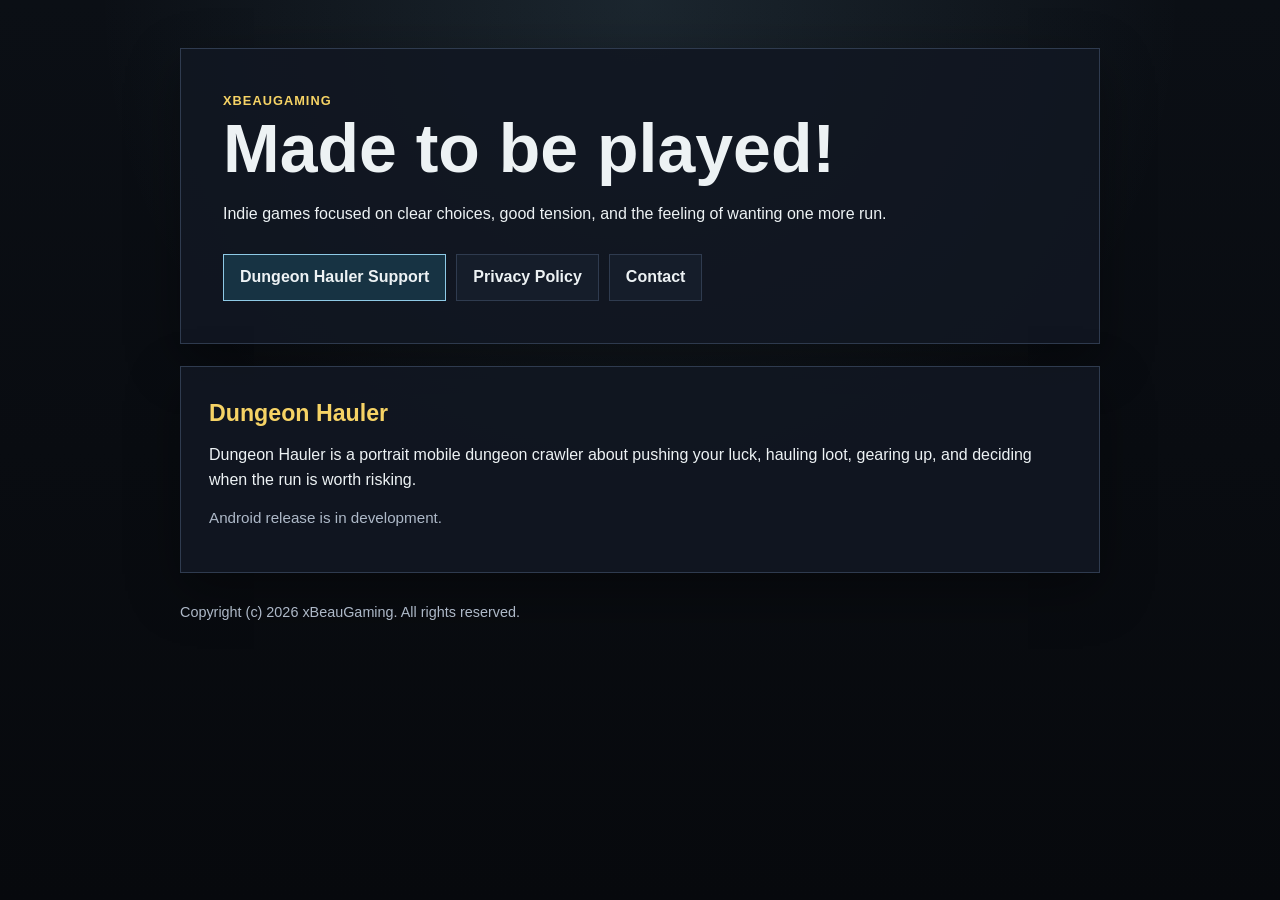
<file: index.html>
<!doctype html>
<html lang="en">
<head>
  <meta charset="utf-8">
  <meta name="viewport" content="width=device-width, initial-scale=1">
  <title>xBeauGaming</title>
  <meta name="description" content="xBeauGaming makes indie games built for one more run.">
  <link rel="stylesheet" href="style.css">
</head>
<body>
  <main class="shell">
    <section class="hero">
      <div class="eyebrow">xBeauGaming</div>
      <h1>Made to be played!</h1>
      <p>Indie games focused on clear choices, good tension, and the feeling of wanting one more run.</p>
      <nav class="nav" aria-label="Main links">
        <a class="button" href="dungeon-hauler-support.html">Dungeon Hauler Support</a>
        <a class="button secondary" href="privacy-policy.html">Privacy Policy</a>
        <a class="button secondary" href="mailto:xbeaugaming@gmail.com">Contact</a>
      </nav>
    </section>

    <section class="card">
      <h2>Dungeon Hauler</h2>
      <p>Dungeon Hauler is a portrait mobile dungeon crawler about pushing your luck, hauling loot, gearing up, and deciding when the run is worth risking.</p>
      <p class="meta">Android release is in development.</p>
    </section>

    <footer class="footer">
      Copyright (c) 2026 xBeauGaming. All rights reserved.
    </footer>
  </main>
</body>
</html>
</file>
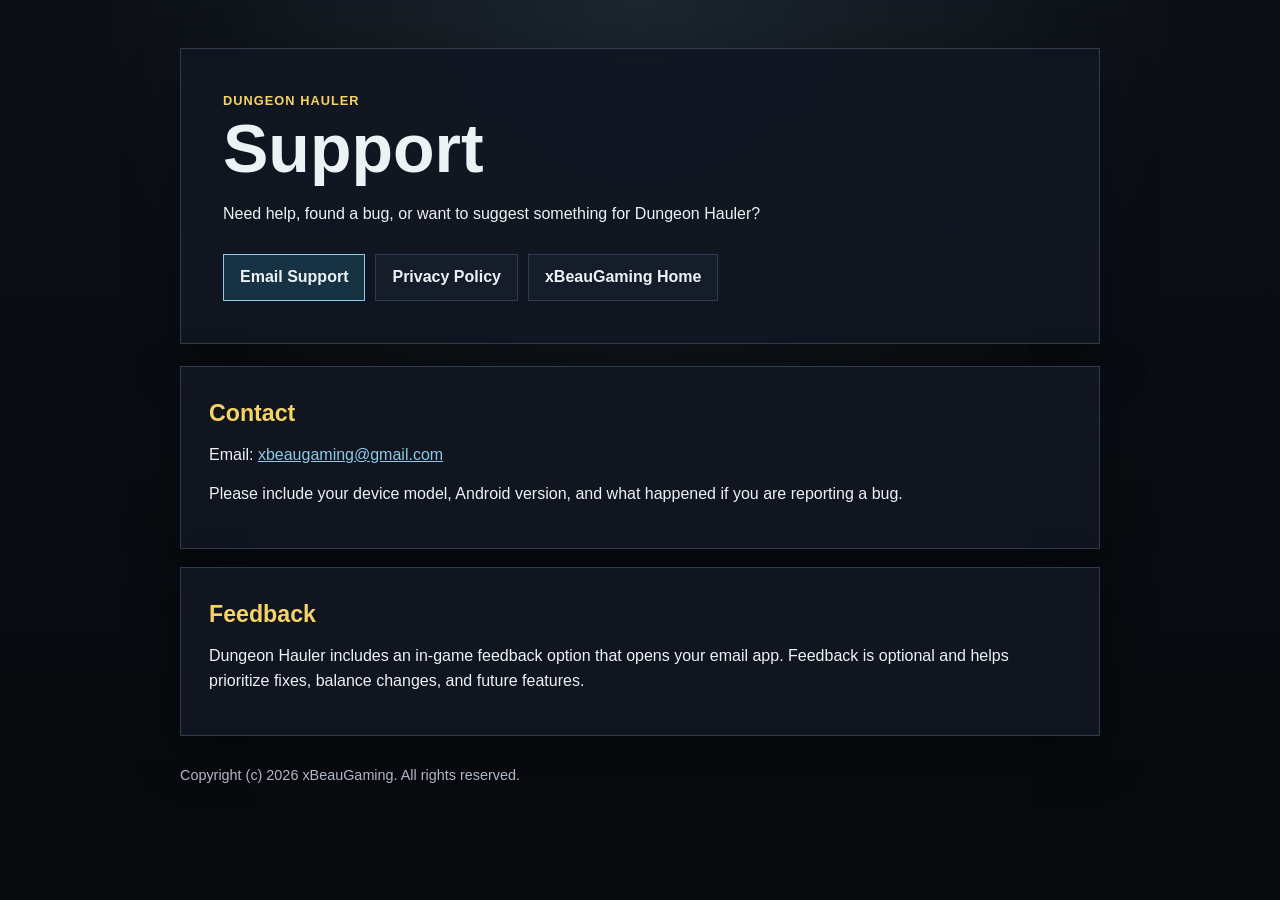
<file: dungeon-hauler-support.html>
<!doctype html>
<html lang="en">
<head>
  <meta charset="utf-8">
  <meta name="viewport" content="width=device-width, initial-scale=1">
  <title>Dungeon Hauler Support | xBeauGaming</title>
  <meta name="description" content="Support page for Dungeon Hauler by xBeauGaming.">
  <link rel="stylesheet" href="style.css">
</head>
<body>
  <main class="shell">
    <section class="hero">
      <div class="eyebrow">Dungeon Hauler</div>
      <h1>Support</h1>
      <p>Need help, found a bug, or want to suggest something for Dungeon Hauler?</p>
      <nav class="nav" aria-label="Support links">
        <a class="button" href="mailto:xbeaugaming@gmail.com?subject=Dungeon%20Hauler%20Support">Email Support</a>
        <a class="button secondary" href="privacy-policy.html">Privacy Policy</a>
        <a class="button secondary" href="index.html">xBeauGaming Home</a>
      </nav>
    </section>

    <section class="card">
      <h2>Contact</h2>
      <p>Email: <a href="mailto:xbeaugaming@gmail.com">xbeaugaming@gmail.com</a></p>
      <p>Please include your device model, Android version, and what happened if you are reporting a bug.</p>
    </section>

    <section class="card">
      <h2>Feedback</h2>
      <p>Dungeon Hauler includes an in-game feedback option that opens your email app. Feedback is optional and helps prioritize fixes, balance changes, and future features.</p>
    </section>

    <footer class="footer">
      Copyright (c) 2026 xBeauGaming. All rights reserved.
    </footer>
  </main>
</body>
</html>
</file>
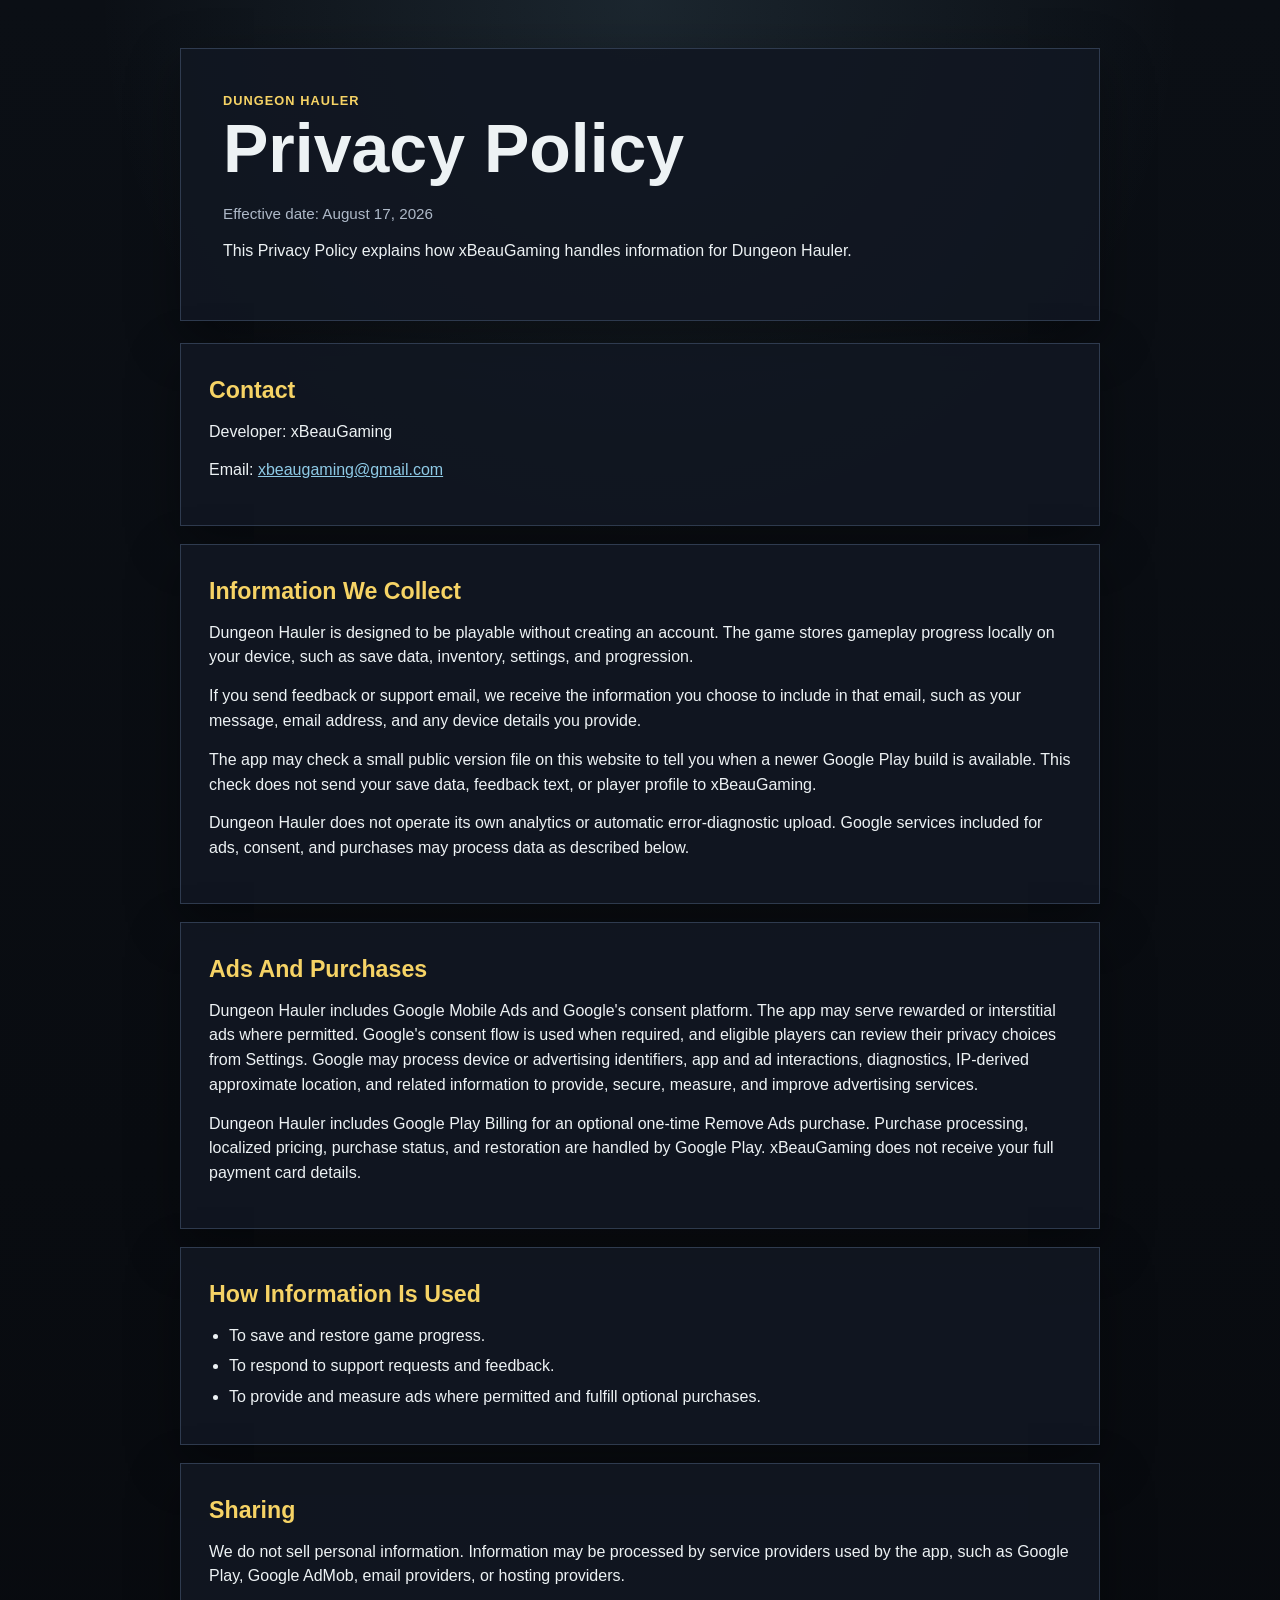
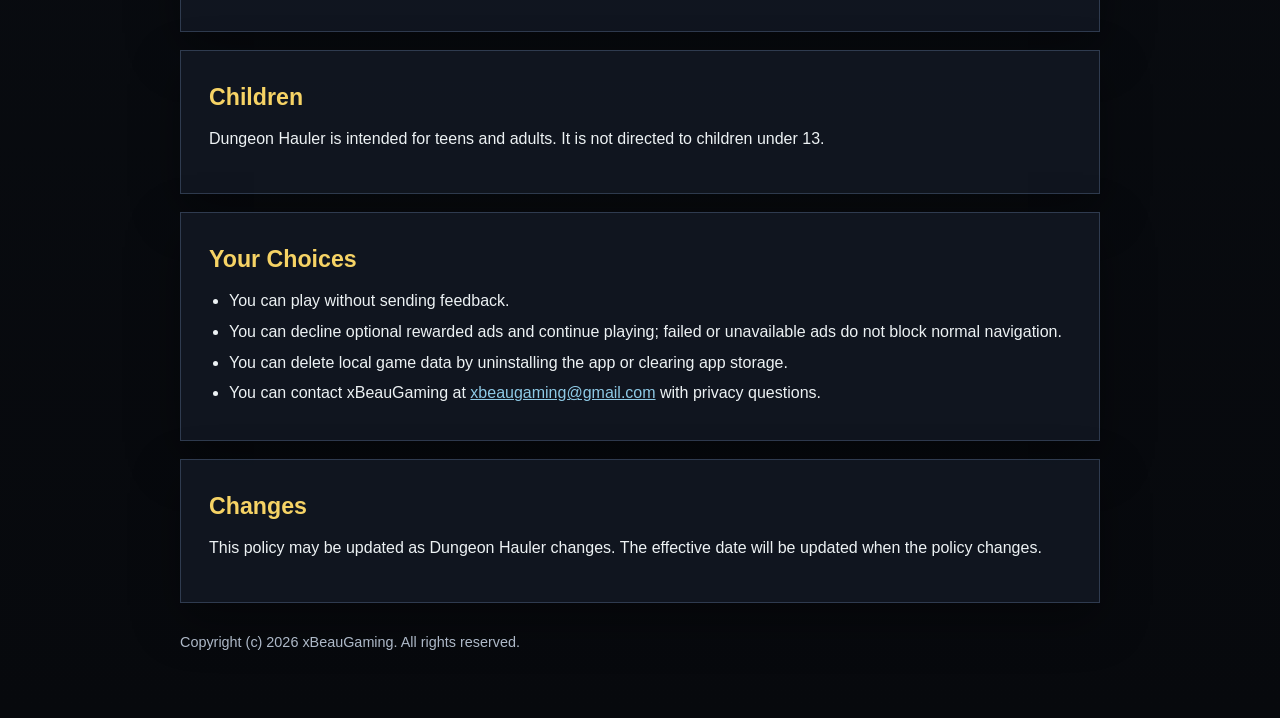
<file: privacy-policy.html>
<!doctype html>
<html lang="en">
<head>
  <meta charset="utf-8">
  <meta name="viewport" content="width=device-width, initial-scale=1">
  <title>Privacy Policy | Dungeon Hauler</title>
  <meta name="description" content="Privacy Policy for Dungeon Hauler by xBeauGaming.">
  <link rel="stylesheet" href="style.css">
</head>
<body>
  <main class="shell">
    <section class="hero">
      <div class="eyebrow">Dungeon Hauler</div>
      <h1>Privacy Policy</h1>
      <p class="meta">Effective date: August 17, 2026</p>
      <p>This Privacy Policy explains how xBeauGaming handles information for Dungeon Hauler.</p>
    </section>

    <section class="card">
      <h2>Contact</h2>
      <p>Developer: xBeauGaming</p>
      <p>Email: <a href="mailto:xbeaugaming@gmail.com">xbeaugaming@gmail.com</a></p>
    </section>

    <section class="card">
      <h2>Information We Collect</h2>
      <p>Dungeon Hauler is designed to be playable without creating an account. The game stores gameplay progress locally on your device, such as save data, inventory, settings, and progression.</p>
      <p>If you send feedback or support email, we receive the information you choose to include in that email, such as your message, email address, and any device details you provide.</p>
      <p>The app may check a small public version file on this website to tell you when a newer Google Play build is available. This check does not send your save data, feedback text, or player profile to xBeauGaming.</p>
      <p>Dungeon Hauler does not operate its own analytics or automatic error-diagnostic upload. Google services included for ads, consent, and purchases may process data as described below.</p>
    </section>

    <section class="card">
      <h2>Ads And Purchases</h2>
      <p>Dungeon Hauler includes Google Mobile Ads and Google's consent platform. The app may serve rewarded or interstitial ads where permitted. Google's consent flow is used when required, and eligible players can review their privacy choices from Settings. Google may process device or advertising identifiers, app and ad interactions, diagnostics, IP-derived approximate location, and related information to provide, secure, measure, and improve advertising services.</p>
      <p>Dungeon Hauler includes Google Play Billing for an optional one-time Remove Ads purchase. Purchase processing, localized pricing, purchase status, and restoration are handled by Google Play. xBeauGaming does not receive your full payment card details.</p>
    </section>

    <section class="card">
      <h2>How Information Is Used</h2>
      <ul>
        <li>To save and restore game progress.</li>
        <li>To respond to support requests and feedback.</li>
        <li>To provide and measure ads where permitted and fulfill optional purchases.</li>
      </ul>
    </section>

    <section class="card">
      <h2>Sharing</h2>
      <p>We do not sell personal information. Information may be processed by service providers used by the app, such as Google Play, Google AdMob, email providers, or hosting providers.</p>
    </section>

    <section class="card">
      <h2>Children</h2>
      <p>Dungeon Hauler is intended for teens and adults. It is not directed to children under 13.</p>
    </section>

    <section class="card">
      <h2>Your Choices</h2>
      <ul>
        <li>You can play without sending feedback.</li>
        <li>You can decline optional rewarded ads and continue playing; failed or unavailable ads do not block normal navigation.</li>
        <li>You can delete local game data by uninstalling the app or clearing app storage.</li>
        <li>You can contact xBeauGaming at <a href="mailto:xbeaugaming@gmail.com">xbeaugaming@gmail.com</a> with privacy questions.</li>
      </ul>
    </section>

    <section class="card">
      <h2>Changes</h2>
      <p>This policy may be updated as Dungeon Hauler changes. The effective date will be updated when the policy changes.</p>
    </section>

    <footer class="footer">
      Copyright (c) 2026 xBeauGaming. All rights reserved.
    </footer>
  </main>
</body>
</html>
</file>
<file: style.css>
:root {
  color-scheme: dark;
  --bg: #07090d;
  --panel: #111722;
  --panel-soft: #151d2a;
  --text: #edf2f4;
  --muted: #aeb9c8;
  --gold: #f6d365;
  --cyan: #8ecae6;
  --line: #2f3b4f;
}

* {
  box-sizing: border-box;
}

body {
  margin: 0;
  min-height: 100vh;
  background:
    radial-gradient(circle at top, rgba(142, 202, 230, 0.12), transparent 34rem),
    linear-gradient(180deg, #0b0f15 0%, var(--bg) 100%);
  color: var(--text);
  font-family: Arial, Helvetica, sans-serif;
  line-height: 1.55;
}

a {
  color: var(--cyan);
}

.shell {
  width: min(920px, calc(100% - 32px));
  margin: 0 auto;
  padding: 48px 0 64px;
}

.hero,
.card {
  border: 1px solid var(--line);
  background: rgba(17, 23, 34, 0.9);
  box-shadow: 0 18px 48px rgba(0, 0, 0, 0.35);
}

.hero {
  padding: 42px;
  margin-bottom: 22px;
}

.card {
  padding: 28px;
  margin: 18px 0;
}

.eyebrow {
  color: var(--gold);
  font-weight: 700;
  letter-spacing: 0.08em;
  text-transform: uppercase;
  font-size: 0.8rem;
}

h1,
h2 {
  line-height: 1.1;
  margin: 0 0 16px;
}

h1 {
  font-size: clamp(2.2rem, 7vw, 4.25rem);
}

h2 {
  color: var(--gold);
  font-size: 1.45rem;
  margin-top: 6px;
}

p {
  margin: 0 0 14px;
}

ul {
  margin: 8px 0 0;
  padding-left: 20px;
}

li {
  margin: 6px 0;
}

.nav {
  display: flex;
  flex-wrap: wrap;
  gap: 10px;
  margin-top: 28px;
}

.button {
  display: inline-flex;
  align-items: center;
  justify-content: center;
  min-height: 42px;
  padding: 10px 16px;
  border: 1px solid var(--cyan);
  color: var(--text);
  background: #173343;
  text-decoration: none;
  font-weight: 700;
}

.button.secondary {
  border-color: var(--line);
  background: var(--panel-soft);
}

.meta {
  color: var(--muted);
  font-size: 0.95rem;
}

.footer {
  color: var(--muted);
  margin-top: 28px;
  font-size: 0.9rem;
}

@media (max-width: 640px) {
  .shell {
    width: min(100% - 20px, 920px);
    padding-top: 24px;
  }

  .hero,
  .card {
    padding: 22px;
  }
}
</file>
